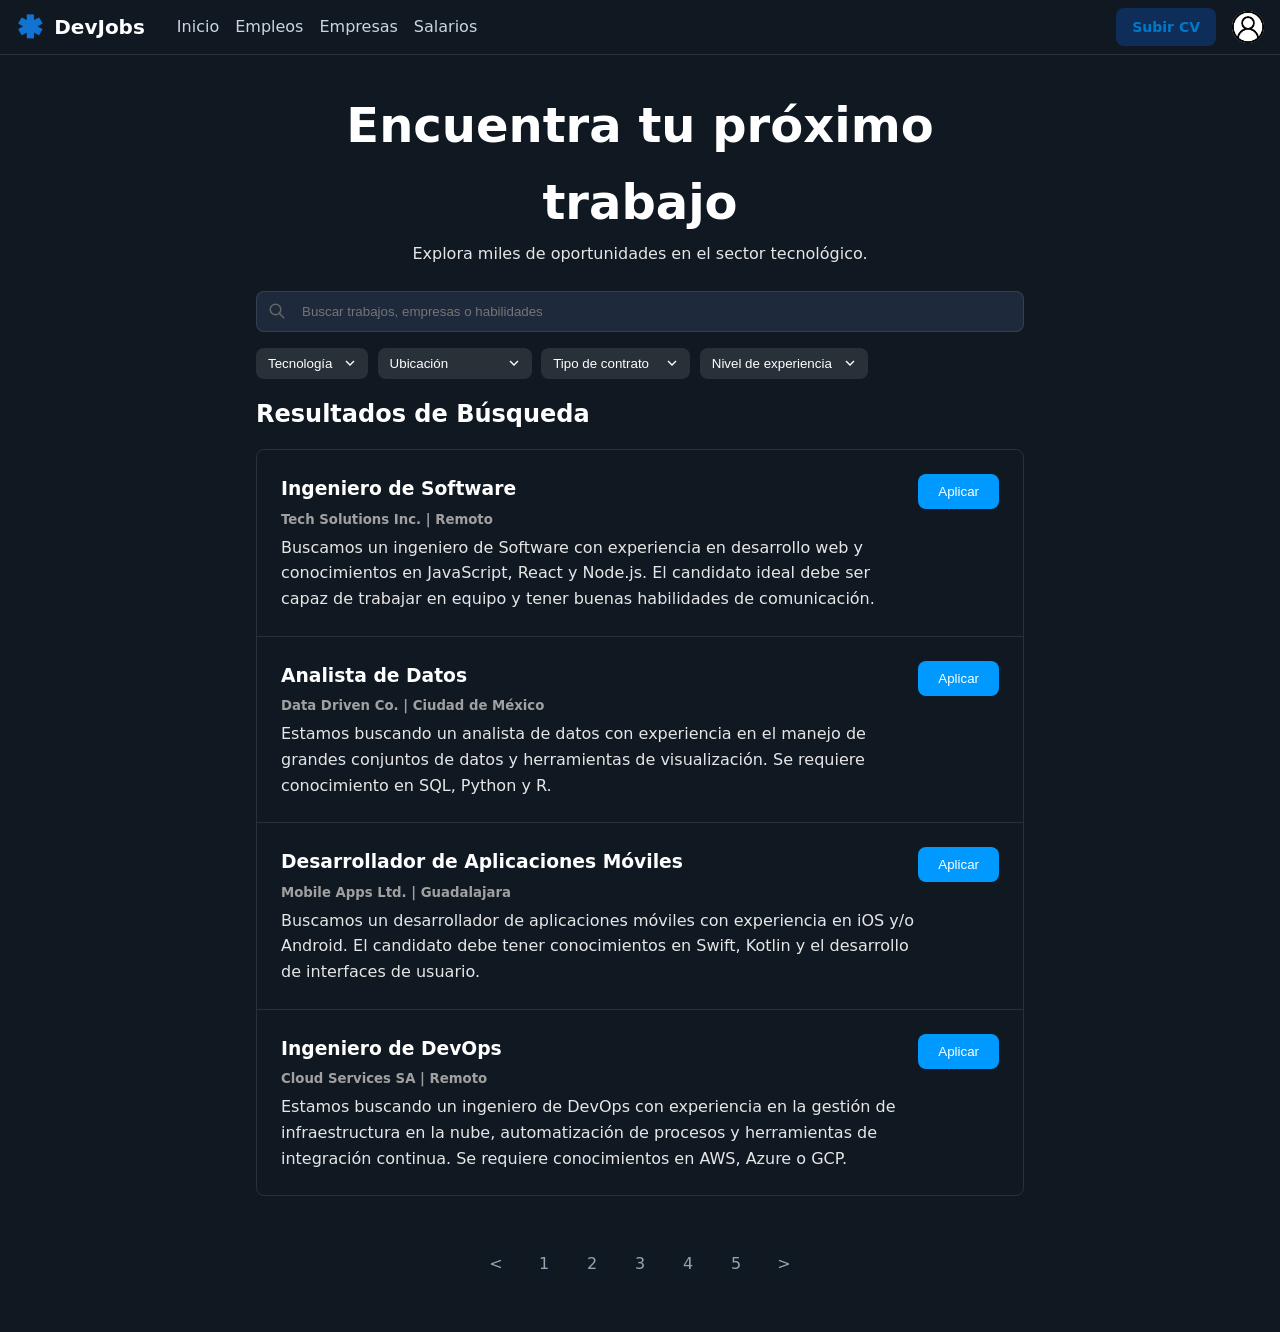
<file: 00-html-css/search/search.html>
<!DOCTYPE html>
<html lang="es">
<head>
    <meta charset="UTF-8">
    <meta name="viewport" content="width=device-width, initial-scale=1.0">
    <title>Resultados de Búsqueda</title>

    <meta name="description" content="Encuentra tu próximo trabajo explorando las diferentes oportunidades en el sector">
    <link rel="stylesheet" href="styles.css">
</head>
<body>
    <header class="cabecera">
        <svg
   width="8mm"
   height="8mm"
   viewBox="0 0 11.450398 11.840752"
   version="1.1"
   id="svg1"
   xml:space="preserve"
   xmlns:xlink="http://www.w3.org/1999/xlink"
   xmlns="http://www.w3.org/2000/svg"
   xmlns:svg="http://www.w3.org/2000/svg"><defs
     id="defs1"><clipPath
       clipPathUnits="userSpaceOnUse"
       id="clipPath2"><rect
         style="fill:#000000;fill-opacity:0.349794;stroke-width:0.216608"
         id="rect2"
         width="11.450398"
         height="11.840753"
         x="4.2938995"
         y="3.838486" /></clipPath></defs><g
     id="layer2"
     transform="translate(-3.057777,-1.1060044)"><image
       width="11"
       height="11"
       preserveAspectRatio="none"
       xlink:href="[data-uri]&#10;eJztnXmUZldV6H/7nHPv/Yaq6uqu7swDhBAgwYBMCk4MCioqDzGAhCEMAZEnD/zDYS3fsn3rraci&#10;SxR5MocEkCEBmRWE+FpRFDEEAgFBCIGQpNOd7q7pG+6955z9/jj3flXVXd1d1d2h27V6Z9181bfu&#10;d4Z999nz3gWn4TSchtNwGk7DaTgNp+E0nIYTDbLqU0/WIh7+nNc88F4z+9J79i9152b6Fl/XNrN1&#10;v9utByONiKrBg6AeA4AjKKoqWaFRbBRMRIOK90bVZzGELuq7DlNun81vvOktL/vEydpfC675PGmI&#10;BtgXuw8ZZlt/rX/ehVOjqsQCIQQOlBHX7QNg8YASxAIRq4oiVNahOFQMRsFlARNrNKZPwng0XliY&#10;Bv0bkJO6T3f0R+57yLPettCfmhppQW92Jt3Lc8ZVIEpaotEaQyRgQRTRiIohqknPSIYBLAEHGCJG&#10;PSZW3eGe285+/M4/sLt24k/eLk8RZKPEqJa828cVBUtLAypVXKdP7RUBrFqUSMSgAqIRgNw5PBDV&#10;oKrEaPGigMGJQWNF1u2Hk7m9Fk4NZFuLGEsZhVAFpOgRsIRo8GKQhssFBG14NkawGnBhhCMm9qJu&#10;RQphMHiCQohBd0E8GVtbDeZkLwBARCe8NCKoCCqGoEIUg06QbNJ9MWhiFKgAk98BAirp5/b3EVV2&#10;/v7h+LUc5v4Jh1OCsq2oioFEfGv3bjQiKILHaJLkJj1MFEtJr3khlihglMlJMOLBOLDuSAj9gQnN&#10;U4Kyo5EIEIVEiapoe6Un0oOy8q/YUHbEoViCJK1k5SQIUdKYEWDnH/zAKPggmMx7SlC2QEz0mxAX&#10;m/WprKXzSMsiEo2Igm0EZaJmwRBoX45oAA0QTyq7npyck0HZh1BYEKPa3FUjiKTLIKu5dbPYtYiz&#10;GlddAaOxuQJWPYYIEvWKWy89HGX/1+LZF/3y/3w01WBmy5T7+s3ve81dR3n8EB4p0WuSkQlpEZnY&#10;tKIgeKzWgDRUn1RA04yUnoH2hbUUlOSlYBC94bJblRs2tp7V8JCr3vRAb90lsaq/8O13vXzPUfZ2&#10;RDhuyn7Qc//sQQO742Nx9pLP7K3P+v2Ln/WaB2x+lIBpEN2CxGSgWPVYVSJ2ooWkhUeESKuhIO2/&#10;IxEIIul5MaCbtxzvd9XrZs+/6h1X7Xdz/3eYn/XxBd3y9POu+NPu5ve2AsdF2ff7bzvvd3dZ/HF3&#10;7n5njsSxpIsvdcSHn/+i939qtP+2j9z74d+9aSPj5C7ToS9xuVBFg9gMCRUmJhEYAS/ZBHmi4LTC&#10;KATJIb0KwBPFELFUJkeIuFjSdVm84tZLZX3CXgsPeOE15y+W4cmLvvsU8u4js86Wi7wRyk54Zh22&#10;HACuP1Z8tcg+JkeU7237Mc22PW1kevT6W5mdOZfR0uJj9izufVjRveDCC5/31o9M+8E/f/W9r7rn&#10;SOOIqFojBAU1FhRijOSGJNwa3TqIRcVgCRjVhtm2wjA2u0jmu5IBHmst3o/j1xALHN6SvOJ6e0F3&#10;6bH3lPlTguv90tnnnH/5gcUlapNhM0e04Ym47vfPeembP37XW1423CyuYIWNbBrRZz71dy5arPKf&#10;nd1xFlknw1dDtB7T7/bYvu3soj97/vPrzvkf3Gvn/uz+L3r7wx6/c+dhT9GoVi2DUoW4ZjFGLK3B&#10;0sox0dXupAji0ycGNAMtQDNMNIn91MtMdU249AiIfvCz3nDJxTPhlYtx+gMz2+/3e1Oz51y+e9+A&#10;qZkzccUsxk4zNbODWrqPkIE+drO4asEe6xe3POI5v2G3nvfCkE8VNu9iEOoqeduyokO0HYY1aD7z&#10;0IUhj57f13/oeY/+xWrfzR+57eCxtj36igeZ3vZne9Mh2iIty3tEIiJKXM1/EZIJk4z3KEmYGhXQ&#10;pGu3B9ZS09EBcbj3ls//1ZUfPHjeS57zlxf1H/ALV4dix0tGZvZK6c3tGEuB601TFD3GVUAlY1xG&#10;VB2dzJ5BPZg7+8GP/fz+Wz99YLM4Oyaefe7T/89cmD7n58Z2Zsb4LsSc3CpZ4YkxMvQV0eTY2TmG&#10;45rZuXMfubTnjkeWo3vPu/9z37LtTDf4t3+99tW3t+MtVWqynsEDwUeccxhniQ0LaUFI3j6z6hy2&#10;VK6TE2BIWg3JN1KO6OZraeriF75+x2I9/fClfPZnpeg9R2zvLPpbwGVAZFAFMmsxLkOkQ5YrdV1j&#10;TQ/NZp5q8/H7gG9vFm/raSNH1juvuN7qloueteCzy/LeNoybJmpO6Q21WDTL0SzDGxirInmX/YMa&#10;O7UDN3vu03zv3Pd/Zzn/0x96wRt+sh1yWEZXRUGjTCxHY7NVFuVBC5PY6HnJqTpBtCS2InhEagyB&#10;LCuogrUXvfTNWwAu/rW3/fDIbXu1zp537aLb8ptVseWsujNDKHoMYyQ4RzAQJVL5mlE5QoFubwq1&#10;ObYzy3Ld+ZnznrHz8s0iez3KPiL/PscdeOyinv/yzpYd054M7yHPuxibUfoxwY/ACMYYTEzu45l+&#10;h1hXBJ/jO3MUZ/V+6Y6FPRfMXflXX6jC+O96szsusXkPXBeCI4SAESUGxVqz5vXLquXpxOpsNW+P&#10;wRNFm1cTwXZYrrI57Owj5n71rY+7d5A/Kd+y4/Jl8rn+3HZchIAyCiNKanrO0skzjA/4GDDGUvsR&#10;1lpULMEWxHz65zsz590B3LIZZG+KZ1/+vD/pL3TPu4Kps54jeY+oBucyQqgpfQVGEecQYzAYBOjY&#10;jMHSUjqWxhCMZYw10p89x2edR1lXdMoqPriS/P5iOwQMIUQyazCGxCcUohgQaQwVxWhc5YBKZrqI&#10;BwkIsTH1hRAjkcyE6Izrb/3VfHrHD5NP9aLrNX5wT1mVkFk63YLxeIiv6+Q4EMFYi7OWqq5wTlAN&#10;OJf3xnXQsx/6hH8/cMsnNmzobArZ5tJnPbueOufZ2p2+0IdIUThiKNMmXQRJoSoQTBSsCsZHCmMw&#10;qoklGIPPMqo8g7xD17kHF0Xv/pJ1UoxFDNYIotrYi4qaJBaT6a6JT0vyEPrkTtXk+Q4NK9HGVeuI&#10;kmPy/lZb9H9Es/5slDw5rySdGEPAuPRiNCgZhlzMZH40EoNHbHrRxhpUIUSZinWUCx/00F17v7Zr&#10;Q8GJDQvIy379+ql9fsvTRjH7CQd0uwXDwRJF7ppFJ5suCS9DS5TJRboCUQzBJJsRgVoyMonEdd97&#10;I1Ia5GpzWlpVT6HxX0dBlShgtRGW4giNFxCSUWQaBBrRNFtsdHPSSUQF0fT8mtWIEgko6SWKySCb&#10;2h4L//RBfeHHgV0bweGGzfXFgTyuNDOPyqZnicaiMdBxkpw+MTl/rIaJiS14kEgw4A14kwwTiNgY&#10;ceoxmhAYpGg2LBjVCVJaPK8sNk7CYYAmKq5A6uaOA81BM1TzxGJsuoIVohUwAmqw0ZAFg40ZNhaY&#10;UGBioRILbMxAMyRmGCxGpFlP4/YVg2ZdtDN70dDMPPGcX3zt9o3gcENs5GFXX3vZksy9ZuymLy9V&#10;sM7htCZ3Fg1MeGnyHymiMqHmaBJr0dYaaaIpRsHFJMhUQBodWhqxtwJrVZFVuRcCQjQRkYhRIf2X&#10;NWwCVGzzmdgRAla1MfdBNLEa1CJYRG3aycpmJrqlaelSkhYkYjHWYnBzhqpa+uqH/+1oeNwAZavs&#10;rfOfGrv8JyR3TE1NUbiMcjgi1r7xP2egFhMtRs2qbyoqSjCxudJ9GxOLN2oQLMmSbn168SArsfVr&#10;xwm1p1fQHHdN49FoJhGLYhEVrEYckUxjE+lprE2JjVppmllNcmFJXHWlAEVQC2pZibmZyZqisYxw&#10;D63ybT993jP+/IHHjexzn/OWx8/TfXJv7gzUKEsL80iIZFmB2GxVPLCJlGgGzYZbEbcCcXLHNshO&#10;G15ZhlGarW9k6QYT04WmBIZJQFgUIeCix6oniyteRSVRezBKaChfTUBNjZqaaEJzNekSzf5Qt2o3&#10;kRAj01vnGER3udl69hOOtuIjspErrrjefme6/79Df/uv7K8jxVSf6TzHeE9VVti8IEggotCoYZAD&#10;GZAh6iZaRDrqDR4anSUKybmENN6Plldr45teYSErrKXdrkG0DTC0PpSWXSWd22pSA42uHieduChK&#10;lIiKgAQwNYgnmhKV0FC+NnsSWmmc2Iw2AlsJtZJlbtbH+JBtlz3p3xZv+cidh8PnESn7pv7gEcsx&#10;e6R3XaZnZxmVY+q6IkRP1u3hlYmjf4UWV7xwLRVLwx9b5KlIY6UdafajQfJdo2ZytBPv0UYtTCpg&#10;mlsb7agJt6kSSBck3XwlspnGnrAzaVRWQjoBEsEIOrmUotPD2/7FS3X2E5c/70/6h1vxYVW/i698&#10;/Xn7Yudqndp+iboevlI6rkP0FTjDuKrJez2kagyNBrmmZRwNMaS4YfNzk92UkJOQv8IyYvNMwxNX&#10;rUUadXI1KHHNS26jNOlAxGbkVrVrkIwBXfEhJoQmo0nFJg1kMlNsXAUVUUAcYFIAOo2dIRqoqiGd&#10;TkGnN8v8wt6n7K6m9wDvXA+nh6XssfR/RPrbrsYUOJNhQ0DLEaKRPM+xRcG4DCs8slkgjVBMR7VF&#10;dMvzVqjQNNEZ0TXqXLOZo0N7KCbUxuqrHcusudZ8XwFtWZ9FosNGpyZmmOgw6hrlSbENW1INyX8T&#10;DNKE7rdsmaX0SoWjM3PmT3vZ8oQHP/8NcxtG9g+/8PU7Fsfhp/rTW7XIM1woKUJNXyI9A/VgQKwj&#10;mc1oJbRKctp7CiopqKRDLennWrJmU0n4Oa0n12oN4wcNiiPQJWoXo3ai9EVJlmkUk8R+jBg1mOCQ&#10;UGA0J68hD4b5xZKQT1OpxfVnoNN/4NJY1nVSrYvsergws3XrFPt3f191tERHIMOj1ZhY12TWUWQ5&#10;sQ6NEPIT6ozSOojSYg/WNlpWkwyfk5sRtsL2GqEMBJNOZDCN6tes36jBxmR0ZVFxCNYY+t0evi4R&#10;o5TjwVjVD9DQW2++dbWRPbf+vwNzD3zct6PY2vt4aeZcx6iSZwUaYVwGxHXoFjnGj3H4ZuGNZ2SS&#10;mZSEk0hseGFyIIm24fCVgMBm0dT69Y4HhECuJZYKbyy1FbyBaFbYU5v8IyiZKpkGnAQQIRqoxwP6&#10;hWG0tBcXBx/oxMW33P2el/wt/ME68x0BLnrWGy5ZNr3HuO72Jw7G5dOntu6YtUUPdT0GmjEel/Sz&#10;xH/bBJpVaD1otDaZZiLSmv8f/L6F1p21KVgf+0d8J0IgawRgaYqEWImNT6cZQC0WwcZITkBipRGV&#10;WixojS4dWO5n3Di/tPeTU1l90+5rX/iFw8+3AbjgitdfGoup52t35uf3LYQf6m0/V6U7JxVMvMkH&#10;D2haoTcJpUjDYszEUGhVLdF4Qii11XA2/nhsBPlqwdoI8GhV1AhRsNjkXycQtaaOJXUckdeD/5wZ&#10;7PmsGR340I5tU5+66S0vq4+2ug3DBVe+/lKKHc8c2+nfGki/2916Bj5oUtd0ZalJisdJUmQ7k6o0&#10;UXI3oV1LWKONHHmpJzYHUgVqk156puVEtwbXBI8NJpiUoWVAtcbHAcHPL2o1/+GuX3jzmeW+r3/l&#10;Pb+7oXjkponp4itfP7OE/Tntnf2EA3X2ZDd1xv1tZ4qA4GyGMQZfVmSNp6xFegvJvHeNQdM4/TeE&#10;7BMPSYPKU0AgjrHUWFLgOEjy/BnJERHGywfIpPyejvf8fWH3fbaoD/z7d975qk1Fao755J75jD+8&#10;KPTPeAa9M64Yhc7leW+qGNWRojuDiAU1eO/JnDlE69CJlD/EbbrO8u7LjF4DkkNULHXjrGozZZML&#10;YDwY4ySOprLwtfrA93YV/p73fPf9//2LxzLbcbPJ85/9x+csLIVnzp33gOcGO/VIN72DoTcEGoGz&#10;kufOWh91U64xceCvDyeGl68/pgAuGEQMNTa5awmgFTZUEEqM1nfqYP5d3Wr3By66a8+Xd+3aecx1&#10;OSdsHxdd8Uc/XmdbnjywM1fEztyDOzNnMQqCsdkqAl3xAR6JXlcj+L5AdgsCZCHZA15s8gDiUb+E&#10;qRbvcvX8B8x4z43nyNSNt7zr+YPjne+Yk3QOhgNf+8z3pi/+sVuM7V8gWfGYrDsN4iYKX+vUSRBb&#10;71TrrF4DE4ffob86wWCoxeCNxZiIiidqTfBDYrnwj1l595v2vfsVn7nnlg8dUcvYKJzQZPjKdbZi&#10;szj0EV/XGo0TY5r3KWv9FhM4HDbvWywDtPU2YAI0BpdqJKpioVY1J2IVk3N9QrZ09lP/+CE6N/dL&#10;9OZ+7t6R/Unb3yHT287Sso5CSCm/wirzXJXJPvSwvrDNwbHwG4m0DE3EQFQkKoSKWI9KE5dvtvXC&#10;p5wufvSud7zsmITimumO58sPeN6fnDGK2x5eZlNPr2zxNNfbdjbFFuo2PCUGp8lTcrAvRCdM+Qdd&#10;/LBKw5GYipwAjRaRFAhWAhIjSs1g+cCBnq0+nceFD02P9t78jXe/6hvHM/MxgMpZV771UdFOvbju&#10;bH1pdFNi8wJskcrq2sIMSfkfwMZ06ftSGq4Hqyh7Jb64Uq+DpGhPLAe4MPA6PPDpacdfxNHSF7/z&#10;3quPmAa97nSb/cJFV7/70XsH+mzX7T9qVGc/WcyeCbaDMcnSanP12rqY1arfKQnSsraVmsq2hEQ0&#10;IuLJNGDUM17cT4b/cmHjF5fm7/3o/PVXfWRtaPooU230wQe95K33X9LioaO6+MV8eusL1BW5K6YY&#10;Bwfi1iD6pCD7GE9Fm6q2GtlpvJSoqcGTG6GTGarRMiZWqB/jq9Ene4W8N6v23frtt73gixtB+nrL&#10;O8Rsu/QV7/2Ru0rz67a77Wcd2Rl1EEynj8m61CGs4bstcv9LULa0vhBNgd+Jy5cJsp2xeF/hUDTW&#10;FJmlKodYgWo8xNejv+/n/l0zw92f/uY7X37YYC8chRYuu/otj76znn6q72x7XBXt4/O8yHp5jnEF&#10;o2CpPOTONMdtZag1VqP8IJnwJuFgZMOqvJC1BGTFEKPHGqjrmn6/R1VVzC8NyKi+1mX+5nyw5xM7&#10;suqfvvqOV9yx3nSHNWoe86rrHntPmLnKT597ZezOPSzLpmxe9BBXMK4CYjvkeQ5NLl9LyQcj/ZRG&#10;9iQtQdbeg8m9GJK7zBiLsRkeQ1CDV6Gslf70LNhsRwWXB+xMNRjHBz76iffu/tKn5g+ebV2j5jG/&#10;+faH3X6v/w3ZsuVXSx+YmukwXqqIMaNSRW2HPNaYUCLGpsDBKsTe9wjevIPqsCz9MKrnpMVGkRNC&#10;oPQ1IkkJKDpdvELH5YivsBox3VnEup8h6rn7h2UGvP7gMdedaTys7qYz86VoC/r9PqOFBXqFAw0T&#10;K9uYVNEVY5wIxdU/w32J9CMiet1fHm4lKqt0/nWgLseoBnJncM4SVfEaGY1GxOBxBGJV4mwHMV2W&#10;x/X382LqxvXGWhfZt7zp5Xu6nfwLC8vzd1aDMb3MYfwYUy+RV0O6klIYoitgFfs4qSxjtXNxU9C2&#10;0jArSJc2wShiTZP2HAMSKjKj4D3dzKXAtRE6zuHHNePlpaUi52ZmFr+1/kyHATve/cW5Ir4286OS&#10;qsJ7z9TMLCJCXVWICEFPiQY1CY7hPbcq3woaVqOjTcfRJhM8NJGc2NTEB4iB5eEAk2WYGMhj/cEO&#10;y5/41l+8slxvvsMKyAM3fby838N+dMH77JFqexfEzjSj6BDrwAhBfaOFnBJdNI4NGr06OR4b1kfi&#10;kxMib8onUx5ikhWtLxzAFVMsD0d0LbUd7X3tnmuf/TfrzZJmOgJ89W2v/nonLP/D/P7d8xKFwfKQ&#10;qNKUsIG1a9+VHkdYZSNfPNEae1suckjW7CQ9ro3YQIuqFL9JHkJUEWepyhH1wl275szize3Q6y37&#10;qGRprd7Q75gP5Vpx1swUgmdcjQhiqA/a/fru58Of79Vsdv2n1qpksu79o8AR35BM0t8OSYMTJu2T&#10;VlJ5pGUmqXxQI2E8oMv4li0y/0ffuOZ5rZNq3VmPiuxvXvPiL0+b6jMLd39vfnlhPz5UDUVHOpnb&#10;ALUd/gk56jPrVCAcZcwjTLLu+JME/HWoW9snpKm1bD9pEkA1Epbv9cVoz+e2eP/5oy1lQwx3axh/&#10;bm7afCjGkWauIM86xGqMrwaIHGtk/IRqLsfEYdosLqtNFdpBLuDYNgWbaCvN1YhNq54pv/SZObPw&#10;sY2EzTYUFtv9pY/Mb3noU77v7dTjvMnOBEPXgUWQaNZYYG01xISnSNtQq2UDKwm7KR8qRUlUXFIj&#10;J4KqzTnZyEsxScRJSnVbqRNZy3isxsn9II64Kt0CWVnlJNEotpXDFlHT/CaAKmikG8ZM1Xfv/OZ1&#10;L/7rjeBxw6rE9657wRdDOf9PYbQ0CFVJRo4Em6qp1ExsujYZMaULR4iJDpxAPS5xJtXfRDUYLC5W&#10;5NSodZRqEeswohADdpUQOOSot7qwGkSbUhOhSVcOzWfTlScKLgRyBFMHrDHU5Axx+MJRSURNhkaL&#10;jYY8CjKuKYyla3r4QUTUYcXiBJx46tEAP9z/2X5914YjOJvQ20SnWP5gxuhTvdxRjUtACCEQCMlq&#10;1BQssG0xvypZ5qhCwFhherpPiCUaa0TBV0NGywdYPLAPAJs1pdQoGj32MEStsuLQbDcQW535IHPQ&#10;GJOS1keDxcH8XmYKQz0akFlDURR47/ERQltFYQRX5LgsJRuNhkts376dEAJVXRJ9icSSjpS3y2j/&#10;W7/4rt/++n2AbLjzuqtuZOmej1IPkrS2huAiahQ1yaedY+gEoROVTIW69ljnGPuaYTWAMCS3HglD&#10;/HBRc/FvCNXgQ6EcEn1NCDVZlmHEpGYvrKQdH4r7tkzDT4pd29Sxtjww+DHLS/u/5KT8LeqFb4wW&#10;7mZ738B4HjNYpicWh6TuPXnOSAML5ZBKFNPLkI6wONyHupq8I1grVKNFunrgy/0585HN4G/TqQzn&#10;POppcXFYnue60xeXUY1xDjXSZDaBiU25swqIwdicsqoQUTpO6UpNubT7NlcvfMiG5ddVg3278qKn&#10;Mes/RY3DSSSzlqC6qrNOm1WlJEmxygiR2GgNrgnDSfNiBCTi6zEujL+Sy/Ad/YIv9MTftjh/L4XN&#10;L8wzR2aE4BUPeEmJ8FiDFaX2JcZG6lDiOlma05eY8fxNeb3/Xbe/+QVH1UBWw6bNv9uufeFX5nrV&#10;W4eD+W8am6WNRcVGj9ExXjylEUqbUUmOqsFFQ99Y/PyBcnH37V+a9nuu3R5vf92+d/zKuxff96LP&#10;dyx3ZCZSWHDGUJYlMUQQm3RcWV/dMG1Zh0QwLT9vqrua0NZULyfUy9VMbv/jjjc+7aNS7b9mzo7f&#10;qfO3fyweuOuu4d4FnFqKTDA2pnYbYjFWQEusrZnqO8rRGF95qsECWRh8bGtRbrof9zHljUyZ+X+a&#10;p/utulx+SNbtIySeKWSo2Kbw02A14sdD+iZQ7r377jwcuHarm3/7t6555ZrGKFM5lH5MtDnWOqIq&#10;tPkmq7XxiWd1FeqlbVl06DoVZXlxEUuVfWuuUoBvXvOi24DbHnzVG2+sKve4zLnfiFX+o2P1ZN0O&#10;1nYYj0dYp/SmphkOlzChopv3yDUSCfsK9Z++5U2bbzt3TI6Nr7zx1w9MM75B6oXPZXGAEPCmQ5lN&#10;4ekRokA9QsaL6Oje71Xzt79hOtz5yh3mnj/71nWvPKQDjaOOEipiqNGWZ5tVOu2RtL9D/NGNqqnJ&#10;7uvkjqleJ15269qn/uPal99+wZ3fuD4f3PV7+dLu/zXefccX4r699GRIN/PEIJTjDJttI4QCp4H5&#10;u7+7Jy+Hr/3uO577L8eCt2POiJJy8TOuyB6kvvO46HJUIxJ96u1UD6Faqky9eHPhF/624/df9533&#10;rbQpOhjCcJnuzBxZkVOWdaocjiBWWucbbTuitbA6XgiNk0ghStuoyyD48dh3th44hPabJMkbH/LL&#10;r/vahTNzX9832v38+t7lH5LO7Hku20YdI0ZznHRgvMRcx365X+5+/2Yi6qvhmJH93Xe/7O6Lf+2v&#10;PruA+QZqH2TGi0z1CqKOGQz23jpjRm/u6MLffOvdLztqLyVrRAxKXY1xrmiiPgZ/aNPhNZBablhW&#10;+khFEC+tS0xoIkhqjoicr//1q+8G3vfYF//p3+2t/Y/P1/HqMFP8QmpU04W6xo7LPfnywj9+431X&#10;f2fjWFoLx5XrF/fd8a+Lwl+66bN+e0ff7fAHdv+rqZd37XCjf5l1+z930zW/s7CRcaxGkTW+8bUY&#10;bv1vqalObLpQrnpK20YtjcbSuBC0ORGyQUr8l7f/5n7gow94wRv3jari7+5dWHhSUWx7bNeaM8xw&#10;9wfm+oMPHzOmOU5k33bD7yxc/pLrP7av3P9I9eOZGTv6wBlT9Y27/vIVuzc1kKhGWif+ITxYk/8t&#10;+TFWv5LWYl3h6Uk7WZN9pULQw5lH68O3r3v5Pz9+587Pb91z6X+O6/A9Pz//xAds54N//4aXfHVT&#10;+zoIjjuL9Za3PfM7l+28/mpuLbj1hudVXzuWQVSk7YyT0JRS11LzF2mcnHrQV5hkHK8PLY83gInT&#10;51yyKT67a+dOD3wS+OST/sd7zrzxz5+z6XSzg+GEpAzfuvOZ1fF83xtpYiMrTvs2weeQkutWaGKa&#10;MrrVVV6rBGYznoonHmfc4UQgGk6RZuUajYkN/aZeTYkhT1IjWImmSLRNXjWr+HQLbW18062h+Usp&#10;8QgtWH+QcEogGyMSVVaykppOwm1pyGFBIbWvgEkTAhXApvrGtvhVVOEf7tMtbAROCWRrjNL2yW55&#10;d6uBtBAnS21qyZu7K+1BV/pAqQprK4fjcbGREwWnBLKhJqfCa00dC6K1iAQmjYFV8FKANrnfGjBU&#10;JIM8BZ9TT78xikXFEVjpsePk2IyQEw2nTB6CBp9a1lmazKrU3WalnC9FV2gCFVZD0/OppfS2onjl&#10;D0wYBXygcHncteukbGsNnBLIzjtdiaT+rdZaJGrqpdeofyt/FmilnRDpIw9eAAAA6klEQVTQsAxt&#10;rZekf2jKYHIomULHGMqlZblix6UnnbpPCTZS1fW4DiV1HCKaEesaxKDNX79LfLwGtY1jyiOako60&#10;6QgBdaLqpldf1JAytsaLTDs3xJ90XJ8ayDbGHMg03Fr75enax+nga+raq6/L2MmcCkZF86hYjWpU&#10;TNBIKSndoCeAqNai1ACimKjRaSSUhVSD4JfuvOGGF510/e+UQHa4Y+FzndmlV2dZrlH7VgqJXStR&#10;8ipKjKoxF2IQtd3k24tRwKeOdn4EgJjRhHQ1igQx6gDRGE13/N11s9NPw2k4DafhNJyGw8D/B3jT&#10;ss8mpiZRAAAAAElFTkSuQmCC&#10;"
       id="image1"
       x="4.1992869"
       y="3.7404768"
       clip-path="url(#clipPath2)"
       transform="translate(-1.2361226,-2.7324815)" /></g></svg>
        <h2>
            DevJobs
        </h2>

        <nav>
            <a href="../index.html">Inicio</a>
            <a href="#">Empleos</a>
            <a href="#">Empresas</a>
            <a href="#">Salarios</a>
        </nav>

        <div class="obj">
            <a href="#">Subir CV</a>
            <a href="#"><img src="[data-uri]" alt="" width="32px" height="32px"></a>
        </div>
    </header>

    <div class="container-search">
    <section class="search">
        <h1>Encuentra tu próximo trabajo</h1>
        <p>Explora miles de oportunidades en el sector tecnológico.</p>

        <form action="#">
            <div class="search-wrapper">
                <label for="search-box" class="search-label">
                    <svg xmlns="http://www.w3.org/2000/svg" width="18" height="18" viewBox="0 0 24 24" fill="none"
                        stroke="currentColor" stroke-width="2" stroke-linecap="round" stroke-linejoin="round"    
                        class="search-icon">
                        <path stroke="none" d="M0 0h24v24H0z" fill="none" />
                        <path d="M10 10m-7 0a7 7 0 1 0 14 0a7 7 0 1 0 -14 0" />
                        <path d="M21 21l-6 -6" />
                    </svg>
                </label>
                <input id="search-box" type="text" placeholder="Buscar trabajos, empresas o habilidades" required/>
            </div>
            
            <section class="filters">
                <select name="" id="" class="filters-input">
                    <option value="" selected>Tecnología</option>
                    <option value="frontend">Frontend</option>
                    <option value="backend">Backend</option>
                    <option value="fullstack">Full Stack</option>
                    <option value="mobile">Mobile</option>
                </select>

                <select name="" id="" class="filters-input">
                    <option value="" selected>Ubicación</option>
                    <option value="remoto">Remoto</option>
                    <option value="mx">Ciudad de México</option>
                    <option value="ar">Buenos Aires</option>
                    <option value="pe">Lima</option>
                    <option value="es">Madrid</option>
                </select>

                <select name="" id="" class="filters-input">
                    <option value="" selected>Tipo de contrato</option>
                    <option value="fulltime">Tiempo completo</option>
                    <option value="parttime">Medio tiempo</option>
                    <option value="contract">Contrato</option>
                    <option value="internship">Pasantía</option>                    
                </select>

                <select name="" id="" class="filters-input">
                    <option value="" selected>Nivel de experiencia</option>
                    <option value="junior">Junior</option>
                    <option value="mid">Semi-Senior</option>
                    <option value="senior">Senior</option>
                </select>
            </section>
        </form>
    </section>
    </div>

    
    <div class="container-results">
    <h2 class="title">Resultados de Búsqueda</h2>
    <section class="resultados">
        <article>
            <div>
                <h3>Ingeniero de Software</h3>
                <h5>Tech Solutions Inc. | Remoto</h5>
                <p>Buscamos un ingeniero de Software con experiencia en desarrollo web
                    y conocimientos en JavaScript, React y Node.js. El candidato ideal
                    debe ser capaz de trabajar en equipo y tener buenas habilidades de comunicación.
                </p>
            </div>
            <div class="button-box">
                <button>Aplicar</button>
            </div>
        </article>

        <article>
            <div>
                <h3>Analista de Datos</h3>
                <h5>Data Driven Co. | Ciudad de México</h5>
                <p>Estamos buscando un analista de datos con experiencia en el manejo de grandes conjuntos de datos y herramientas de visualización.
                    Se requiere conocimiento en SQL, Python y R.
                </p>
            </div>
            <div class="button-box">
                <button>Aplicar</button>
            </div>
        </article>

        <article>
            <div>
                <h3>Desarrollador de Aplicaciones Móviles</h3>
                <h5>Mobile Apps Ltd. | Guadalajara</h5>
                <p>Buscamos un desarrollador de aplicaciones móviles con experiencia en iOS y/o Android.
                    El candidato debe tener conocimientos en Swift, Kotlin y el desarrollo de interfaces de usuario.
                </p>
            </div>
            <div class="button-box">
                <button>Aplicar</button>
            </div>
        </article>

        <article>
            <div>
                <h3>Ingeniero de DevOps</h3>
                <h5>Cloud Services SA | Remoto</h5>
                <p>Estamos buscando un ingeniero de DevOps con experiencia en la gestión de infraestructura en la nube, automatización
                    de procesos y herramientas de integración continua. Se requiere conocimientos en AWS, Azure o GCP.
                </p>
            </div>
            <div class="button-box">
                <button>Aplicar</button>
            </div>
        </article>        
    </section>
    </div>

    <footer>
        <nav>
            <a href=""><</a>
            <a href="" class="active">1</a>
            <a href="">2</a>
            <a href="">3</a>
            <a href="">4</a>
            <a href="">5</a>
            <a href="">></a>
        </nav>
    </footer>

</body>
</html>
</file>
<file: 00-html-css/search/styles.css>
* {
  margin: 0;
  padding: 0;
  box-sizing: border-box;
}

:root {
  --primary: #3b4550;
  --primary-dark: #0a3d66;
  --primary-hover: #0d5ba8;
  --primary-light: #09f;
  --background: #101922;
  --text-primary: #ffffff;
  --text-secondary: #cbd5e1;
  --text-muted: #94a3b8;
  --border: rgba(255, 255, 255, 0.1);
  --card-bg: #1e293b;
  --shadow: rgba(0, 0, 0, 0.3);
  --input-bg: #1e293b;
  --hsla-example: hsla(210, 100%, 56%, 1);
}

@font-face {
  font-family: 'Inter Variable';
  font-style: normal;
  font-display: swap;
  font-weight: 100 900;
  src: url(https://cdn.jsdelivr.net/fontsource/fonts/inter:vf@latest/latin-wght-normal.woff2) format('woff2-variations');
  unicode-range: U+0000-00FF,U+0131,U+0152-0153,U+02BB-02BC,U+02C6,U+02DA,U+02DC,U+0304,U+0308,U+0329,U+2000-206F,U+20AC,U+2122,U+2191,U+2193,U+2212,U+2215,U+FEFF,U+FFFD;
}


body {
  font-family: system-ui;
  background-color: var(--background);
  color: var(--text-primary);
  min-height: 100vh;
  display: flex;
  flex-direction: column;
  line-height: 1.6;
}

.cabecera {
  border-bottom: 1px solid var(--border);
  background: var(--background);
  padding: .5rem 1rem;
  display: flex;
  align-items: center;
  justify-content: center;
  gap: 0rem; /* todo junto a la izquierda */

  svg {
    display: block; /* 👈 Elimina el espacio extra debajo del SVG */
  }

  div {
    display: flex;
    align-items: center;
    justify-content: center;
    margin-left: auto; /* ✅ esto lo empuja al final */
    gap: 1rem;
  }

  h2 {
    font-size: 1.25rem;
    font-weight: 700;
    color: var(--text-primary);
    margin-left: 0.5rem;
    margin-right: 2rem;
    line-height: 1; /* 👈 Reduce el line-height para que se centre mejor */
  }

  nav {
  align-items: center;
  gap: 1rem;
  display: flex;

  a {
    text-decoration: none;
    color: var(--text-secondary);
    transition: color 0.2s;
    font-weight: 500;

    &:hover, &:focus {
      color: var(--primary);
      outline: none;
    }
  }
}
}

/* Botones del Header */
.cabecera div a:nth-child(1) {
  padding: 0.5rem 1rem;
  border-radius: 0.5rem;
  background-color: #0e2d58;
  color: #0079ca;
  display: inline-block;
  font-size: 0.875rem;
  font-weight: 700;
  text-decoration: none;
  /* TODO */
}

.cabecera .obj a:nth-child(2) img {
  display: block;
  border-radius: 50%;
}

.container-search {
  display: flex;
  justify-content: center;
  align-items: center;
}

.search h1,
.search p {
  text-align: center;
}

.search {
  width: 60%;

  h1 {
    margin-top: 2rem;
    font-size: 3rem;
  }

  p {
    color: rgb(230, 230, 230);
    margin-bottom: 1.5rem;
  }
  
.search-wrapper {
    position: relative;
    width: 100%;
    margin-bottom: 1rem;
}

.search-label {
    position: absolute;
    left: 12px;
    top: 50%;
    transform: translateY(-50%);
    cursor: text;
    z-index: 1;
}

.search-icon {
    display: block;
    color: #666;
}

#search-box {
    width: 100%;
    background-color: var(--input-bg);
    padding: 12px 12px 12px 45px;
    border: 1px solid var(--border);
    border-radius: 8px;
    color: rgb(230, 230, 230);
}

#search-box:focus {
    outline: none;
}
}

.filters {
  display: flex;
  gap: .6rem; /* 👈 Esto sigue aquí, controla el espacio ENTRE los selects */

  .filters-input {
    color: var(--text-primary);
    padding: 8px 35px 8px 12px; /* Padding INTERNO del select */
    background-color: var(--border);
    border-radius: 8px;
    border: none;
    cursor: pointer;
    
    /* Elimina la flecha nativa */
    appearance: none;
    -webkit-appearance: none;
    -moz-appearance: none;
    
    /* Agrega tu propia flecha */
    background-image: url('data:image/svg+xml;utf8,<svg xmlns="http://www.w3.org/2000/svg" width="16" height="16" viewBox="0 0 24 24" fill="none" stroke="white" stroke-width="2"><polyline points="6 9 12 15 18 9"/></svg>');
    background-repeat: no-repeat;
    background-position: right 10px center;
    background-size: 16px;
  }

  .filters-input:focus {
    outline: none;
  }

  .filters-input option {
  background-color: var(--card-bg);
  color: var(--text-primary);
  padding: 10px;
  }

  .filters-input:focus {
    outline: 2px solid var(--border); /* 👈 Borde cuando está abierto */
    outline-offset: 2px;
  }
}

.container-results {
  display: flex;
  justify-content: center;
  align-items: center;
  flex-direction: column;
}

.container-results .title {
  width: 60%; /* Same as .resultados */
  align-self: center; /* Center the title element itself */
  margin: 1rem;
}

.resultados {
  color: white;
  width: 60%;
  display: grid;
  grid-template-columns: 1fr;
  border: 1px solid var(--border);
  border-radius: 8px;
}

.resultados article:not(:last-child) {
  border-bottom: 1px solid var(--border);
}

.resultados article {
  padding: 1.5rem;
  display: grid;
  grid-template-columns: 5fr .5fr;

  h3 {
  display: inline;
}

  h5 {
  color: rgb(160, 160, 160);
  margin: .3rem 0rem;
}

  p {
  color: rgb(230, 230, 230)
}

 .button-box {
  display: flex;
  justify-content: flex-end;
  align-items: flex-start;
}
  button {
    color: white;
    background-color: var(--primary-light);
    padding: 10px 20px;
    border: none;
    border-radius: 8px;
  }
  button:hover {
    cursor: pointer;
    background-color: var(--primary-hover);
  }
}

footer nav {
  margin: 3rem;
  display: flex;
  justify-content: center;
  align-items: center;
  text-align: center;
  gap: .5rem;
  
  a {
    text-decoration: none;
    color: var(--text-muted);
    
    /* 👇 Esto los hace cuadrados perfectos */
    width: 2.5rem;  /* Ancho fijo */
    height: 2.5rem; /* Alto fijo (igual al ancho) */
    display: flex; /* Para centrar el contenido */
    justify-content: center; /* Centra horizontalmente */
    align-items: center; /* Centra verticalmente */
    
    border-radius: 10px;

    &:hover {
      background: #fff;
      color: #06182a;
    }

    &.is-active {
      background: var(--primary-light);
      color: white;
      pointer-events: none;
    }
  }
}

button.is-applied {
  background: rgb(149, 161, 169);
  color: #06182a;
}
</file>
